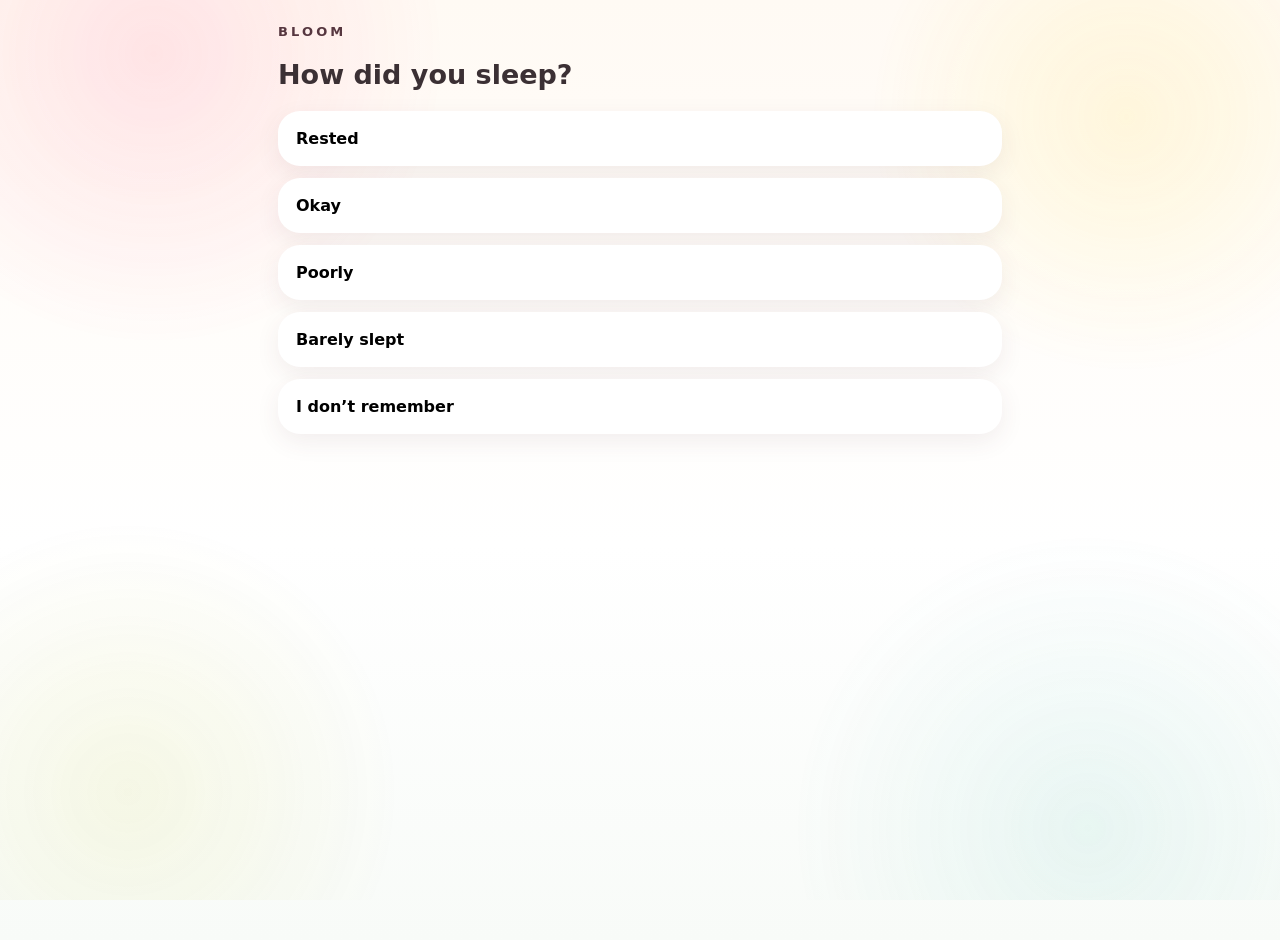
<file: next/index.html>
<!doctype html>
<html lang="en">
<head>
<meta charset="utf-8">
<meta name="viewport" content="width=device-width,initial-scale=1,viewport-fit=cover">
<meta name="theme-color" content="#fff9f5">
<title>Bloom redesign preview</title>
<link rel="stylesheet" href="styles.css">
</head>
<body>
<div class="garden" aria-hidden="true"></div>
<main class="shell">
  <section id="baselineView" class="panel" hidden>
    <div class="brand">BLOOM</div>
    <div id="baselineStep"></div>
  </section>

  <section id="homeView" class="home" hidden>
    <header class="home-head">
      <div><div class="brand">BLOOM</div><div id="homeDate" class="muted"></div></div>
      <div id="cycleStatus" class="cycle-status"></div>
    </header>

    <button id="checkInLotus" class="lotus-button" type="button" aria-label="Check in">
      <svg viewBox="0 0 420 260" role="img" aria-hidden="true">
        <defs><radialGradient id="g" cx="50%" cy="55%" r="55%"><stop offset="0" stop-color="#ffd9cf"/><stop offset=".55" stop-color="#ff7b8e"/><stop offset="1" stop-color="#e64c78"/></radialGradient></defs>
        <g class="lotus-petals" fill="url(#g)" stroke="#8f4358" stroke-width="2">
          <path d="M210 194C151 150 132 94 210 35c78 59 59 115 0 159Z"/>
          <path d="M210 194C126 181 82 137 112 67c75 22 105 72 98 127Z"/>
          <path d="M210 194C294 181 338 137 308 67c-75 22-105 72-98 127Z"/>
          <path d="M210 194C135 216 87 188 66 128c73-14 124 15 144 66Z"/>
          <path d="M210 194C285 216 333 188 354 128c-73-14-124 15-144 66Z"/>
        </g>
      </svg>
      <span>CHECK IN</span>
    </button>

    <div class="quick-grid" aria-label="Quick events">
      <button data-quick="nap" aria-label="Nap or doze"><span class="quick-art pillow"></span></button>
      <button data-quick="caffeine" aria-label="Caffeine or energy drink"><span class="quick-art cup"></span></button>
      <button data-quick="alcohol" aria-label="Alcohol"><span class="quick-art wine"></span></button>
      <button data-quick="breathHolding" aria-label="Holding breath or forgetting to breathe"><span class="quick-art breath"></span></button>
      <button data-quick="water" aria-label="Water"><span class="quick-art water"></span></button>
      <button data-quick="sensory" aria-label="Sensory overload"><span class="quick-art sensory"></span></button>
    </div>

    <section id="weeklyCard" class="weekly-card" hidden><button id="weeklyOpen" type="button">Weekly review</button></section>
    <div id="recent" class="recent"></div>
  </section>

  <dialog id="flowDialog"><form method="dialog"><button class="close" value="cancel" aria-label="Close">×</button></form><div id="flowBody"></div></dialog>
</main>
<script src="data.js"></script>
<script src="app.js"></script>
</body>
</html>
</file>
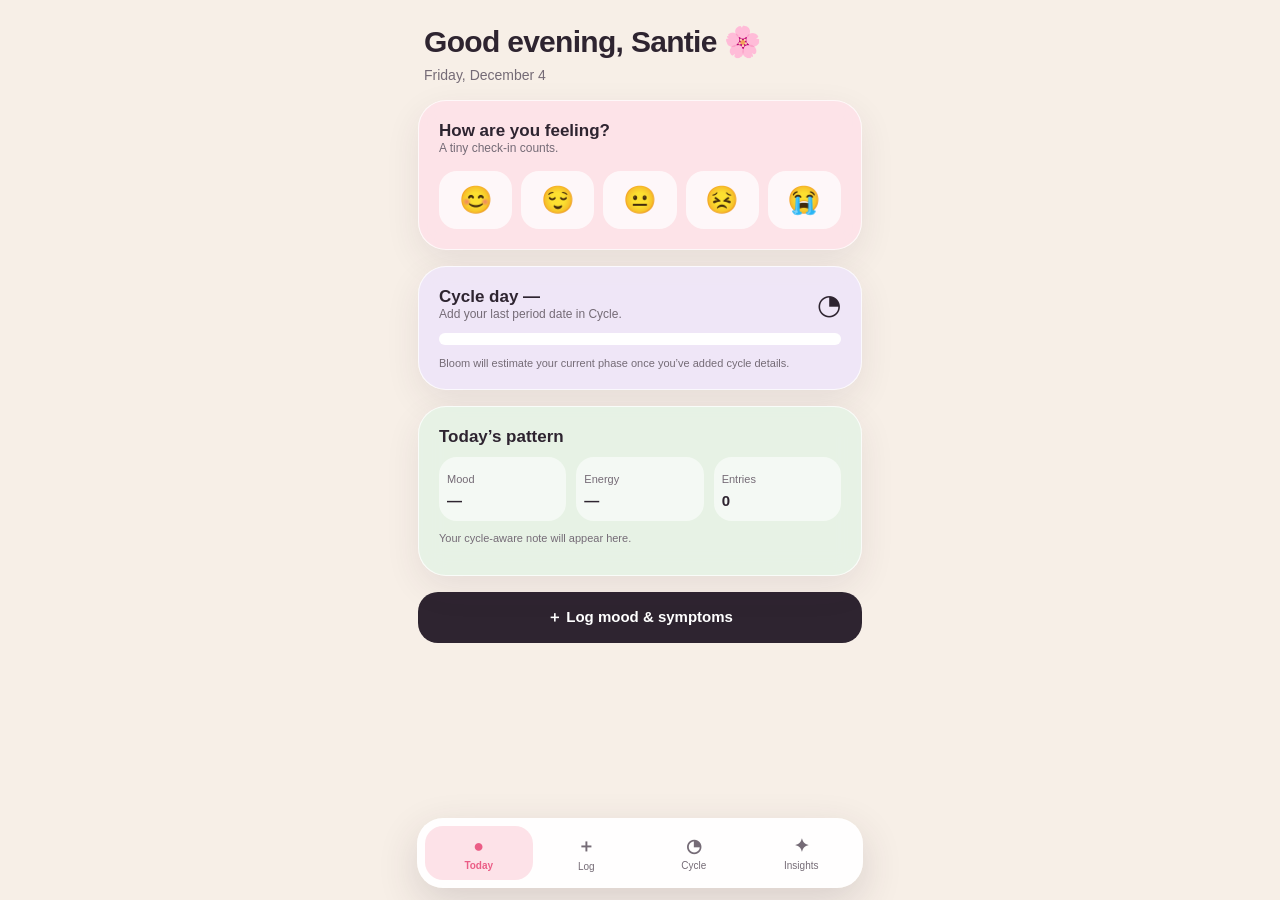
<file: bloom-standalone.html>
<!doctype html>
<html lang="en">
<head>
  <meta charset="utf-8" />
  <meta name="viewport" content="width=device-width,initial-scale=1,viewport-fit=cover" />
  <meta name="theme-color" content="#f7efe7" />
  <meta name="apple-mobile-web-app-capable" content="yes" />
  <meta name="apple-mobile-web-app-status-bar-style" content="default" />
  <meta name="apple-mobile-web-app-title" content="Bloom" />
  <title>Bloom — Mood & Cycle Tracker</title>
  <style>
    :root{
      --bg:#f7efe7; --ink:#2e2430; --muted:#756b76; --card:#fffdfa;
      --pink:#eb5d86; --coral:#f47a58; --yellow:#f4bd45;
      --green:#61a66d; --lav:#9f7bcc; --sky:#69a8cc;
      --soft-pink:#fde2e8; --soft-green:#e5f2e5; --soft-yellow:#fff1bf; --soft-lav:#eee6f8;
      --shadow:0 12px 35px rgba(65,43,62,.09);
    }
    *{box-sizing:border-box} html,body{margin:0;background:var(--bg);color:var(--ink);font-family:-apple-system,BlinkMacSystemFont,"Segoe UI",sans-serif}
    body{min-height:100vh;overflow-x:hidden}
    .app{max-width:480px;margin:0 auto;min-height:100vh;position:relative;padding:env(safe-area-inset-top) 18px calc(92px + env(safe-area-inset-bottom))}
    .floral{position:fixed;inset:0;pointer-events:none;overflow:hidden;z-index:-1}
    .blob{position:absolute;border-radius:50%;filter:blur(8px);opacity:.24}
    .b1{width:180px;height:180px;right:-70px;top:-20px;background:radial-gradient(circle at 35% 35%,#ff8cab,transparent 45%),radial-gradient(circle at 70% 50%,#f6c453,transparent 42%),radial-gradient(circle at 48% 74%,#8abf8f,transparent 42%)}
    .b2{width:220px;height:220px;left:-110px;bottom:80px;background:radial-gradient(circle at 58% 34%,#a587d1,transparent 44%),radial-gradient(circle at 42% 68%,#72b58b,transparent 45%)}
    header{padding:26px 6px 16px}
    h1{font-size:30px;line-height:1.05;margin:0 0 8px;font-weight:760;letter-spacing:-.7px}
    .sub{color:var(--muted);font-size:14px;line-height:1.35}
    .card{background:rgba(255,253,250,.9);border:1px solid rgba(255,255,255,.75);border-radius:28px;padding:20px;box-shadow:var(--shadow);margin-bottom:16px;backdrop-filter:blur(12px)}
    .soft-pink{background:rgba(253,226,232,.9)} .soft-green{background:rgba(229,242,229,.92)}
    .soft-yellow{background:rgba(255,241,191,.93)} .soft-lav{background:rgba(238,230,248,.93)}
    .row{display:flex;align-items:center;gap:10px}.between{justify-content:space-between}.wrap{flex-wrap:wrap}
    .title{font-size:17px;font-weight:700}.small{font-size:12px;color:var(--muted)}.tiny{font-size:11px;color:var(--muted)}
    .moods{display:grid;grid-template-columns:repeat(5,1fr);gap:9px;margin-top:16px}
    .mood{border:0;background:rgba(255,255,255,.72);border-radius:18px;padding:10px 4px;font-size:27px;min-height:58px}
    .mood.active{outline:2px solid var(--pink);background:white}
    .bar{height:12px;background:white;border-radius:999px;overflow:hidden;margin:12px 0}.fill{height:100%;background:linear-gradient(90deg,var(--lav),var(--pink));border-radius:999px}
    .stats{display:grid;grid-template-columns:repeat(3,1fr);gap:10px;margin-top:10px}.stat{padding:12px 8px;border-radius:18px;background:rgba(255,255,255,.55)}.stat b{display:block;font-size:15px;margin-top:5px}
    .btn{width:100%;border:0;border-radius:20px;padding:16px 18px;font-size:15px;font-weight:700;background:var(--ink);color:white}.btn.pink{background:var(--pink)}
    .screen{display:none}.screen.active{display:block}
    .section-label{font-size:14px;font-weight:700;margin:8px 4px 10px}
    .choice-grid{display:grid;grid-template-columns:repeat(4,1fr);gap:9px}
    .choice{border:1px solid transparent;border-radius:20px;background:var(--card);padding:12px 6px;text-align:center;box-shadow:0 6px 18px rgba(65,43,62,.06)}
    .choice span{display:block;font-size:24px;margin-bottom:5px}.choice small{font-size:11px}.choice.selected{border-color:var(--pink);background:var(--soft-pink)}
    .seg{display:grid;grid-template-columns:repeat(3,1fr);gap:8px}.seg button{border:0;padding:12px;border-radius:16px;background:#fff}.seg button.selected{background:var(--yellow);font-weight:700}
    .tags{display:flex;flex-wrap:wrap;gap:8px}.tag{border:0;border-radius:999px;padding:10px 13px;background:#fff;font-size:12px}.tag.selected{background:var(--soft-pink);color:#b32854;font-weight:700}
    textarea,input{width:100%;border:0;border-radius:18px;padding:14px;background:#fff;font:inherit;color:var(--ink)}textarea{min-height:88px;resize:vertical}
    .calendar{display:grid;grid-template-columns:repeat(7,1fr);gap:7px;text-align:center}.dow{font-size:10px;color:var(--muted);font-weight:700;padding-bottom:4px}.day{aspect-ratio:1;border-radius:50%;display:flex;align-items:center;justify-content:center;font-size:12px;background:rgba(255,255,255,.55);position:relative}
    .day.period{background:var(--soft-pink)} .day.today{background:var(--pink);color:#fff;font-weight:700}
    .dot{width:6px;height:6px;border-radius:50%;position:absolute;bottom:2px;right:2px}.dot.good{background:var(--green)}.dot.low{background:var(--lav)}.dot.flat{background:var(--sky)}.dot.irritable{background:var(--coral)}
    canvas{width:100%;height:180px;display:block}
    .insight{padding:12px 0;border-bottom:1px solid rgba(46,36,48,.08)}.insight:last-child{border-bottom:0}
    .nav{position:fixed;left:50%;transform:translateX(-50%);bottom:calc(12px + env(safe-area-inset-bottom));width:min(446px,calc(100% - 28px));background:rgba(255,255,255,.93);border-radius:26px;padding:8px;display:grid;grid-template-columns:repeat(4,1fr);box-shadow:0 14px 40px rgba(65,43,62,.16);backdrop-filter:blur(14px);z-index:10}
    .nav button{border:0;background:transparent;border-radius:18px;padding:8px 4px;color:var(--muted);font-size:10px}.nav b{display:block;font-size:18px;margin-bottom:3px}.nav button.active{background:var(--soft-pink);color:var(--pink);font-weight:700}
    .notice{position:fixed;left:50%;transform:translateX(-50%);bottom:100px;background:var(--ink);color:#fff;padding:10px 14px;border-radius:999px;font-size:12px;opacity:0;transition:.25s;pointer-events:none;z-index:20}.notice.show{opacity:1}
  </style>
</head>
<body>
<div class="floral"><div class="blob b1"></div><div class="blob b2"></div></div>
<main class="app">
  <section class="screen active" id="today">
    <header><h1>Good evening, Santie 🌸</h1><div class="sub" id="todayDate"></div></header>
    <div class="card soft-pink">
      <div class="title">How are you feeling?</div><div class="small">A tiny check-in counts.</div>
      <div class="moods" id="quickMoods"></div>
    </div>
    <div class="card soft-lav">
      <div class="row between"><div><div class="title" id="cycleTitle">Cycle day —</div><div class="small" id="cycleSub">Add your last period date in Cycle.</div></div><div style="font-size:28px">◔</div></div>
      <div class="bar"><div class="fill" id="cycleFill" style="width:0%"></div></div>
      <div class="tiny" id="cycleNote">Bloom will estimate your current phase once you've added cycle details.</div>
    </div>
    <div class="card soft-green">
      <div class="title">Today’s pattern</div>
      <div class="stats">
        <div class="stat"><span class="tiny">Mood</span><b id="todayMood">—</b></div>
        <div class="stat"><span class="tiny">Energy</span><b id="todayEnergy">—</b></div>
        <div class="stat"><span class="tiny">Entries</span><b id="todayEntries">0</b></div>
      </div>
      <p class="tiny" id="phaseHint">Your cycle-aware note will appear here.</p>
    </div>
    <button class="btn" data-go="log">＋ Log mood & symptoms</button>
  </section>

  <section class="screen" id="log">
    <header><h1>Log your moment</h1><div class="sub">No essays required. Just enough to spot patterns.</div></header>
    <div class="section-label">Mood</div><div class="choice-grid" id="moodChoices"></div>
    <div class="section-label">Energy</div>
    <div class="card"><div class="seg" id="energyChoices"><button data-energy="Low">Low</button><button data-energy="Medium">Medium</button><button data-energy="High">High</button></div></div>
    <div class="section-label">What’s showing up?</div>
    <div class="tags" id="symptomTags"></div>
    <div class="section-label">Optional note</div>
    <div class="card"><textarea id="note" placeholder="Felt overstimulated after work…"></textarea></div>
    <button class="btn pink" id="saveEntry">Save check-in</button>
  </section>

  <section class="screen" id="cycle">
    <header><h1>Cycle</h1><div class="sub">Your cycle and mood, in the same picture.</div></header>
    <div class="card soft-lav">
      <div class="row between"><div><div class="title" id="cycleCardTitle">Add cycle details</div><div class="small" id="cycleCardSub">Bloom uses these only on this device.</div></div><div style="font-size:27px">🌙</div></div>
      <div style="height:12px"></div>
      <label class="tiny">First day of last period</label><input id="lastPeriod" type="date" />
      <div style="height:10px"></div>
      <label class="tiny">Typical cycle length</label><input id="cycleLength" type="number" min="20" max="45" value="28" />
      <div style="height:10px"></div>
      <label class="tiny">Typical period length</label><input id="periodLength" type="number" min="2" max="10" value="5" />
      <div style="height:12px"></div><button class="btn pink" id="saveCycle">Save cycle</button>
    </div>
    <div class="section-label" id="monthLabel"></div>
    <div class="card"><div class="calendar" id="calendar"></div></div>
    <div class="card soft-yellow">
      <div class="title">Mood overlay</div>
      <p class="tiny">Coloured dots show days with mood entries. Tap a day to inspect entries later — this first build focuses on the pattern view.</p>
    </div>
  </section>

  <section class="screen" id="insights">
    <header><h1>Insights</h1><div class="sub">Patterns, not judgement.</div></header>
    <div class="card soft-pink"><div class="title">A pattern is emerging ✦</div><p class="small" id="topInsight">Add a few check-ins and Bloom will start surfacing patterns.</p></div>
    <div class="card"><div class="title">Mood across recent entries</div><canvas id="moodChart" width="600" height="260"></canvas></div>
    <div class="card soft-green"><div class="title">What may help</div><div id="helpTips"></div></div>
  </section>
</main>

<nav class="nav">
  <button class="active" data-screen="today"><b>●</b>Today</button>
  <button data-screen="log"><b>＋</b>Log</button>
  <button data-screen="cycle"><b>◔</b>Cycle</button>
  <button data-screen="insights"><b>✦</b>Insights</button>
</nav>
<div class="notice" id="notice">Saved 🌸</div>

<script>
const moods=[
  {k:'good',emoji:'😊',label:'Good',score:5},
  {k:'calm',emoji:'😌',label:'Calm',score:4},
  {k:'flat',emoji:'😐',label:'Flat',score:3},
  {k:'low',emoji:'😣',label:'Low',score:2},
  {k:'sad',emoji:'😭',label:'Sad',score:1}
];
const symptoms=['Crampy','Headache','Hungry','Sensitive','Focused','Social','Overstimulated','Anxious','Irritable','Tired'];
let state=JSON.parse(localStorage.getItem('bloomState')||'{}');
state.entries=state.entries||[]; state.cycle=state.cycle||{};
let draft={mood:null,energy:null,symptoms:[]};

const $=s=>document.querySelector(s), $$=s=>[...document.querySelectorAll(s)];
function save(){localStorage.setItem('bloomState',JSON.stringify(state))}
function toast(msg='Saved 🌸'){const n=$('#notice');n.textContent=msg;n.classList.add('show');setTimeout(()=>n.classList.remove('show'),1700)}
function go(id){$$('.screen').forEach(x=>x.classList.toggle('active',x.id===id));$$('.nav button').forEach(x=>x.classList.toggle('active',x.dataset.screen===id));window.scrollTo({top:0,behavior:'smooth'}); if(id==='insights') drawInsights()}
$$('[data-screen]').forEach(b=>b.onclick=()=>go(b.dataset.screen)); $$('[data-go]').forEach(b=>b.onclick=()=>go(b.dataset.go));

function renderMoodButtons(){
  $('#quickMoods').innerHTML=moods.map(m=>`<button class="mood" data-qm="${m.k}" title="${m.label}">${m.emoji}</button>`).join('');
  $$('[data-qm]').forEach(b=>b.onclick=()=>{draft.mood=b.dataset.qm;go('log');renderDraft()});
  $('#moodChoices').innerHTML=moods.slice(0,4).map(m=>`<button class="choice" data-mood="${m.k}"><span>${m.emoji}</span><small>${m.label}</small></button>`).join('');
  $$('[data-mood]').forEach(b=>b.onclick=()=>{draft.mood=b.dataset.mood;renderDraft()});
  $('#symptomTags').innerHTML=symptoms.map(s=>`<button class="tag" data-symptom="${s}">${s}</button>`).join('');
  $$('[data-symptom]').forEach(b=>b.onclick=()=>{const s=b.dataset.symptom;draft.symptoms=draft.symptoms.includes(s)?draft.symptoms.filter(x=>x!==s):[...draft.symptoms,s];renderDraft()});
  $$('[data-energy]').forEach(b=>b.onclick=()=>{draft.energy=b.dataset.energy;renderDraft()});
}
function renderDraft(){
  $$('[data-mood]').forEach(b=>b.classList.toggle('selected',b.dataset.mood===draft.mood));
  $$('[data-energy]').forEach(b=>b.classList.toggle('selected',b.dataset.energy===draft.energy));
  $$('[data-symptom]').forEach(b=>b.classList.toggle('selected',draft.symptoms.includes(b.dataset.symptom)));
}
$('#saveEntry').onclick=()=>{
  if(!draft.mood){toast('Pick a mood first 🌷');return}
  state.entries.push({id:Date.now(),ts:new Date().toISOString(),mood:draft.mood,energy:draft.energy||'Medium',symptoms:draft.symptoms,note:$('#note').value.trim()});
  save(); draft={mood:null,energy:null,symptoms:[]}; $('#note').value=''; renderDraft(); renderAll(); toast(); go('today');
};

function daysBetween(a,b){return Math.floor((b-a)/(1000*60*60*24))}
function cycleInfo(date=new Date()){
  const c=state.cycle;if(!c.lastPeriod)return null;
  const start=new Date(c.lastPeriod+'T00:00:00'); const len=Number(c.cycleLength||28); const pLen=Number(c.periodLength||5);
  let d=daysBetween(start,date); if(d<0)return null; const day=(d%len)+1;
  let phase=day<=pLen?'Menstrual':day<=Math.max(pLen+1,Math.floor(len*.46))?'Follicular':day<=Math.floor(len*.60)?'Ovulation':'Luteal';
  const daysTo=len-day+1; return {day,len,pLen,phase,daysTo};
}
function renderCycleSummary(){
  const ci=cycleInfo();
  if(!ci){$('#cycleTitle').textContent='Cycle day —';$('#cycleSub').textContent='Add your last period date in Cycle.';$('#cycleFill').style.width='0%';$('#cycleNote').textContent='Bloom will estimate your current phase once you’ve added cycle details.'; return}
  $('#cycleTitle').textContent=`Cycle day ${ci.day}`;
  $('#cycleSub').textContent=`${ci.phase} phase · period in ~${ci.daysTo} day${ci.daysTo===1?'':'s'}`;
  $('#cycleFill').style.width=`${Math.min(100,(ci.day/ci.len)*100)}%`;
  const notes={Menstrual:'Lower energy is common here; prioritise recovery where you can.',Follicular:'Energy often starts to rise — a useful window for starting things.',Ovulation:'You may feel more social or energetic around this phase.',Luteal:'Energy, appetite and sensitivity can shift here. Plan with a little extra margin.'};
  $('#cycleNote').textContent=notes[ci.phase];
  $('#phaseHint').textContent=notes[ci.phase];
  $('#cycleCardTitle').textContent=`Day ${ci.day} · ${ci.phase}`; $('#cycleCardSub').textContent=`Estimated from your saved cycle length of ${ci.len} days.`;
}
$('#saveCycle').onclick=()=>{
  state.cycle={lastPeriod:$('#lastPeriod').value,cycleLength:Number($('#cycleLength').value||28),periodLength:Number($('#periodLength').value||5)};
  save();renderAll();toast('Cycle saved 🌙');
};

function renderToday(){
  const today=new Date().toDateString();
  const e=state.entries.filter(x=>new Date(x.ts).toDateString()===today);
  const last=e[e.length-1];
  $('#todayMood').textContent=last?moods.find(m=>m.k===last.mood)?.label||last.mood:'—';
  $('#todayEnergy').textContent=last?.energy||'—'; $('#todayEntries').textContent=e.length;
}
function entryDotFor(date){
  const es=state.entries.filter(e=>new Date(e.ts).toDateString()===date.toDateString()); if(!es.length)return '';
  const m=es[es.length-1].mood; const cls=m==='good'||m==='calm'?'good':m==='low'||m==='sad'?'low':m==='flat'?'flat':'irritable';
  return `<i class="dot ${cls}"></i>`;
}
function renderCalendar(){
  const now=new Date(), y=now.getFullYear(), mo=now.getMonth(); $('#monthLabel').textContent=now.toLocaleDateString(undefined,{month:'long',year:'numeric'});
  const first=new Date(y,mo,1), last=new Date(y,mo+1,0), start=(first.getDay()+6)%7;
  let html=['M','T','W','T','F','S','S'].map(d=>`<div class="dow">${d}</div>`).join('');
  for(let i=0;i<start;i++)html+='<div></div>';
  for(let d=1;d<=last.getDate();d++){const dt=new Date(y,mo,d);const ci=cycleInfo(dt);const period=ci&&ci.day<=ci.pLen;const isToday=dt.toDateString()===now.toDateString();html+=`<div class="day ${period?'period':''} ${isToday?'today':''}">${d}${entryDotFor(dt)}</div>`}
  $('#calendar').innerHTML=html;
}
function drawInsights(){
  const c=$('#moodChart'),ctx=c.getContext('2d'), entries=state.entries.slice(-14);ctx.clearRect(0,0,c.width,c.height);
  ctx.strokeStyle='rgba(46,36,48,.12)';ctx.lineWidth=1;for(let i=1;i<=5;i++){let y=35+(5-i)*42;ctx.beginPath();ctx.moveTo(40,y);ctx.lineTo(575,y);ctx.stroke()}
  if(entries.length<2){ctx.fillStyle='#756b76';ctx.font='24px -apple-system';ctx.fillText('Log a few moods to see your pattern.',55,130);return}
  const pts=entries.map((e,i)=>({x:50+i*(510/(entries.length-1)),y:35+(5-(moods.find(m=>m.k===e.mood)?.score||3))*42}));
  ctx.strokeStyle='#eb5d86';ctx.lineWidth=6;ctx.lineCap='round';ctx.lineJoin='round';ctx.beginPath();pts.forEach((p,i)=>i?ctx.lineTo(p.x,p.y):ctx.moveTo(p.x,p.y));ctx.stroke();
  ctx.fillStyle='#eb5d86';pts.forEach(p=>{ctx.beginPath();ctx.arc(p.x,p.y,7,0,Math.PI*2);ctx.fill()});
}
function renderInsightsText(){
  const es=state.entries;
  if(es.length<3){$('#topInsight').textContent='Add a few check-ins and Bloom will start surfacing patterns.'}
  else{
    const avg=es.slice(-7).reduce((a,e)=>a+(moods.find(m=>m.k===e.mood)?.score||3),0)/Math.min(7,es.length);
    const ci=cycleInfo(); $('#topInsight').textContent=avg<3?`Your recent mood scores are running lower${ci?` during the ${ci.phase.toLowerCase()} phase`:''}. That may be worth planning around.`:`Your recent check-ins are relatively steady${ci?` in the ${ci.phase.toLowerCase()} phase`:''}.`;
  }
  const ci=cycleInfo(); const tips=ci?.phase==='Luteal'?['Protect decompression time after work.','Front-load fiddly tasks when energy is better.','Treat irritability as data, not a personality flaw.']:['Notice what reliably improves the next check-in.','Keep entries tiny — consistency matters more than detail.','Use the cycle view to separate “today” from a repeating pattern.'];
  $('#helpTips').innerHTML=tips.map(t=>`<div class="insight small">• ${t}</div>`).join('');
}
function renderAll(){
  $('#todayDate').textContent=new Date().toLocaleDateString(undefined,{weekday:'long',day:'numeric',month:'long'});
  if(state.cycle.lastPeriod)$('#lastPeriod').value=state.cycle.lastPeriod;
  if(state.cycle.cycleLength)$('#cycleLength').value=state.cycle.cycleLength;
  if(state.cycle.periodLength)$('#periodLength').value=state.cycle.periodLength;
  renderToday();renderCycleSummary();renderCalendar();renderInsightsText();
}
renderMoodButtons();renderAll();
</script>
</body>
</html>
</file>
<file: next/styles.css>
:root{--pink:#ff4f78;--orange:#ff7627;--teal:#68bcb4;--olive:#b7b51d;--yellow:#ffd13b;--plum:#56363f;--ink:#3b3034;--paper:#fffdf9;--soft:#fff3ee;--sun:1;--bloom:1}*{box-sizing:border-box}html,body{margin:0;min-height:100%;font-family:Inter,ui-sans-serif,system-ui,-apple-system,BlinkMacSystemFont,"Segoe UI",sans-serif;color:var(--ink);background:linear-gradient(180deg,#fffaf4 0%,#fff 58%,#f8fbf8 100%)}body{transition:background 1.8s ease}.garden{position:fixed;inset:0;pointer-events:none;opacity:.72;background:radial-gradient(circle at 12% 6%,rgba(255,79,120,.18),transparent 21%),radial-gradient(circle at 88% 13%,rgba(255,209,59,.18),transparent 19%),radial-gradient(circle at 85% 92%,rgba(104,188,180,.16),transparent 22%),radial-gradient(circle at 10% 88%,rgba(183,181,29,.12),transparent 20%);filter:saturate(calc(.72 + var(--sun)*.4)) brightness(calc(.78 + var(--sun)*.26));transition:filter 2s ease,opacity 2s ease}.shell{width:min(100%,760px);margin:auto;padding:24px 18px 64px;position:relative}.panel,.home{min-height:calc(100vh - 48px)}.brand{font-weight:800;letter-spacing:.24em;font-size:13px;color:var(--plum)}.muted{opacity:.65;font-size:13px}.home-head{display:flex;justify-content:space-between;align-items:flex-start;gap:16px}.cycle-status{text-align:right;font-size:13px;font-weight:700}.lotus-button{display:block;width:min(88vw,440px);margin:34px auto 20px;padding:0;border:0;background:transparent;position:relative;cursor:pointer}.lotus-button svg{width:100%;display:block;filter:drop-shadow(0 16px 20px rgba(86,54,63,.12));transform:scale(calc(.78 + var(--bloom)*.22));transition:transform 1.8s ease,filter 1.8s ease}.lotus-button span{position:absolute;left:50%;bottom:22%;transform:translateX(-50%);font-size:14px;font-weight:800;letter-spacing:.22em;color:var(--plum);white-space:nowrap}.quick-grid{display:grid;grid-template-columns:repeat(3,1fr);gap:14px;margin-top:8px}.quick-grid button{aspect-ratio:1;border:0;border-radius:28px;background:rgba(255,255,255,.72);box-shadow:0 10px 34px rgba(86,54,63,.09);display:grid;place-items:center;padding:12px}.quick-art{display:block;width:70%;height:70%;position:relative}.pillow{border-radius:38% 42% 36% 44%;background:linear-gradient(145deg,#fff,#ecdde4);border:2px solid rgba(86,54,63,.28);box-shadow:inset 0 0 0 8px rgba(255,255,255,.32)}.cup:before{content:"";position:absolute;inset:18% 16% 10% 8%;border-radius:0 0 34% 34%;background:linear-gradient(#f0d5b8,#fff);border:2px solid rgba(86,54,63,.28)}.cup:after{content:"";position:absolute;width:24%;height:28%;right:2%;top:34%;border:3px solid rgba(86,54,63,.3);border-left:0;border-radius:0 50% 50% 0}.wine:before{content:"";position:absolute;width:48%;height:54%;left:26%;top:8%;border:2px solid rgba(86,54,63,.3);border-radius:14% 14% 50% 50%;background:linear-gradient(to top,rgba(176,38,77,.8) 0 46%,transparent 47%)}.wine:after{content:"";position:absolute;width:2px;height:30%;background:rgba(86,54,63,.35);left:50%;bottom:7%;box-shadow:-17px 23px 0 0 rgba(86,54,63,.35),17px 23px 0 0 rgba(86,54,63,.35)}.water{border:3px solid rgba(86,54,63,.25);border-radius:8px 8px 18px 18px;background:linear-gradient(to top,rgba(104,188,180,.7) 0 58%,rgba(255,255,255,.7) 59%)}.breath:before,.breath:after{content:"";position:absolute;border:3px solid rgba(104,188,180,.75);border-left-color:transparent;border-radius:50%;width:74%;height:34%;left:4%;top:18%}.breath:after{width:58%;height:28%;left:26%;top:48%;border-color:rgba(255,118,39,.65);border-right-color:transparent}.sensory{border-radius:50%;background:radial-gradient(circle,rgba(255,209,59,.95) 0 10%,transparent 11% 22%,rgba(255,79,120,.5) 23% 28%,transparent 29% 43%,rgba(104,188,180,.55) 44% 49%,transparent 50%);filter:blur(.2px)}.weekly-card,.recent{margin-top:24px}.weekly-card button{width:100%;border:0;border-radius:24px;padding:18px;font:inherit;font-weight:800;letter-spacing:.08em;background:#fff;box-shadow:0 10px 30px rgba(86,54,63,.08)}dialog{border:0;border-radius:30px;width:min(94vw,620px);padding:24px;background:rgba(255,253,249,.98);box-shadow:0 24px 80px rgba(86,54,63,.22)}dialog::backdrop{background:rgba(47,37,42,.3);backdrop-filter:blur(8px)}.close{position:absolute;right:14px;top:12px;border:0;background:transparent;font-size:28px}.question{font-size:27px;line-height:1.05;font-weight:720;margin:22px 0}.choice-grid{display:grid;gap:12px}.choice{border:0;border-radius:22px;padding:18px;text-align:left;font:inherit;font-weight:700;background:#fff;box-shadow:0 8px 24px rgba(86,54,63,.08)}.small{font-size:13px;opacity:.66;line-height:1.45}.field{display:grid;gap:8px;margin:14px 0}.field input,.field select,.field textarea{font:inherit;border:1px solid rgba(86,54,63,.16);border-radius:16px;padding:14px;background:#fff}.action{margin-top:18px;width:100%;border:0;border-radius:20px;padding:17px;background:var(--plum);color:#fff;font-weight:800;letter-spacing:.08em}.tag-grid{display:flex;flex-wrap:wrap;gap:9px}.tag{border:0;border-radius:999px;padding:11px 14px;background:#fff;box-shadow:0 5px 16px rgba(86,54,63,.06)}.tag[aria-pressed="true"]{background:#fce3e8;outline:2px solid rgba(255,79,120,.35)}@media(min-width:600px){.quick-grid{grid-template-columns:repeat(6,1fr)}}
</file>
